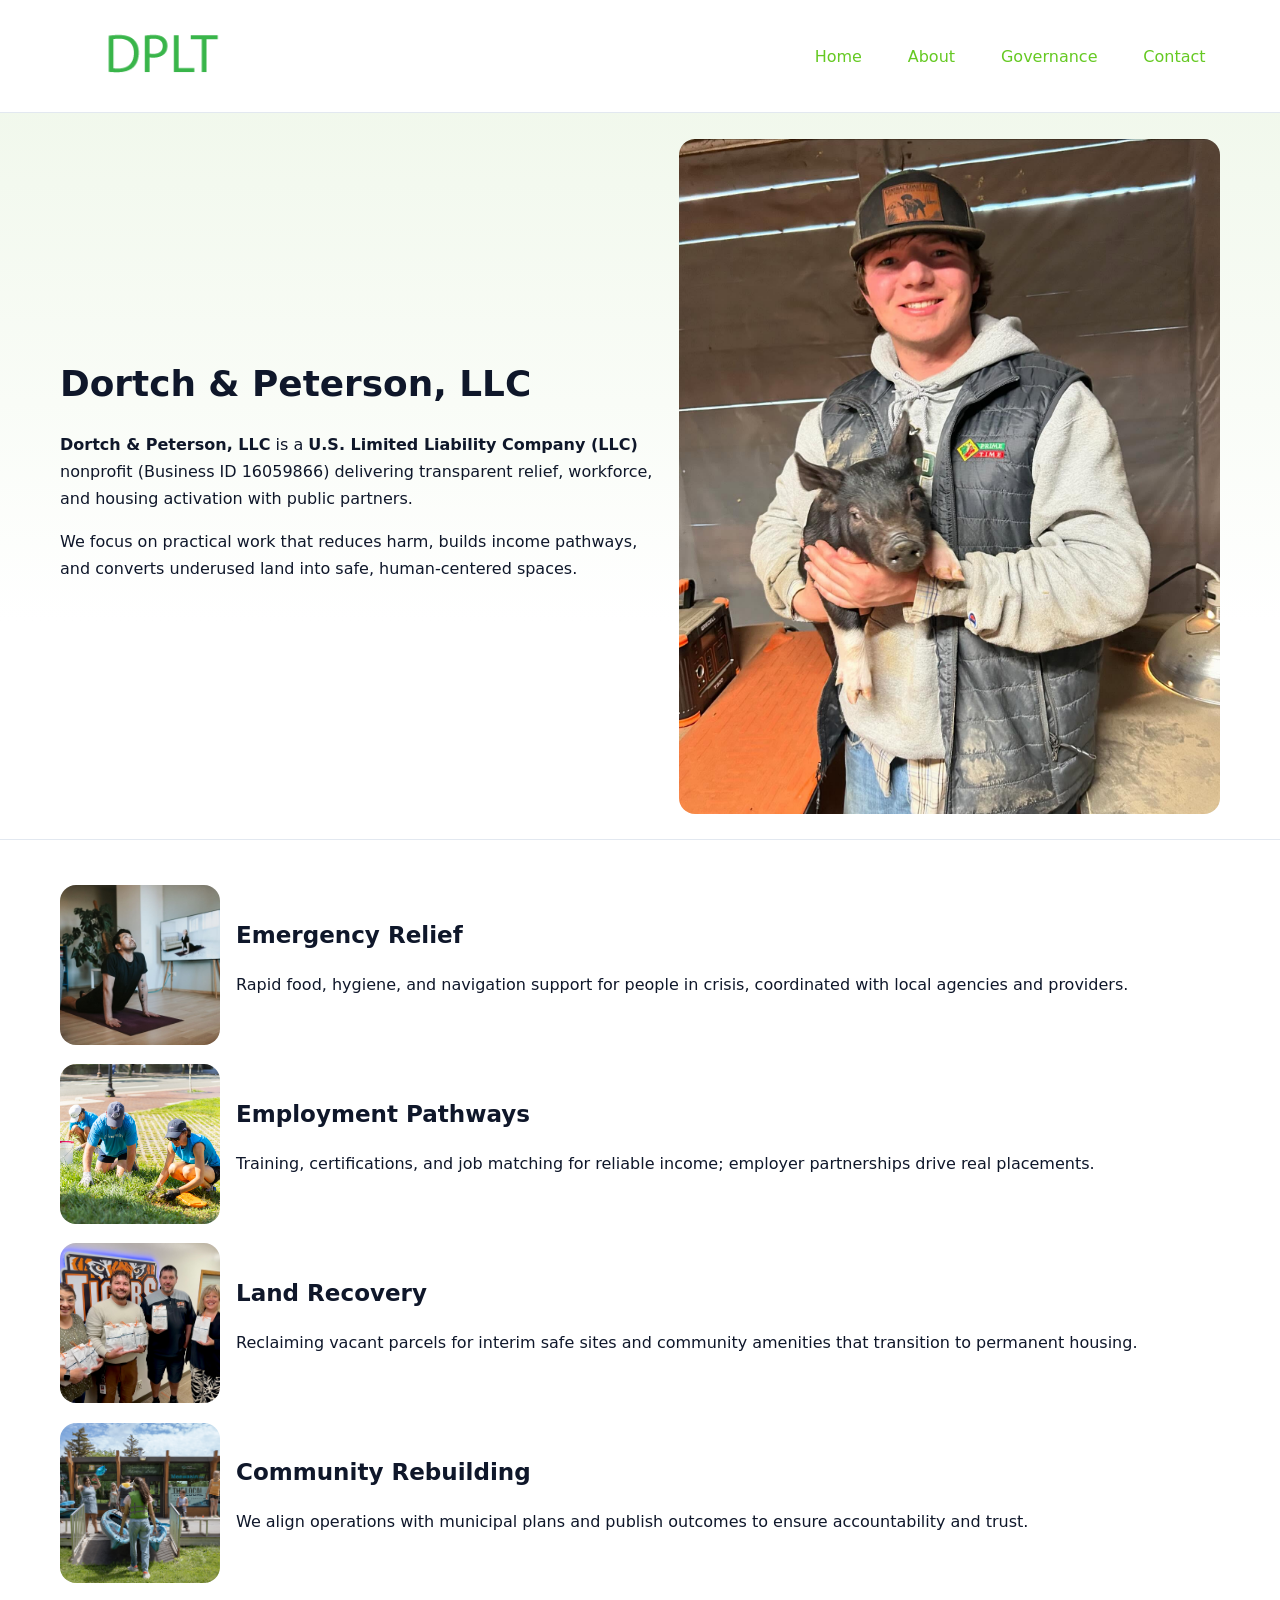
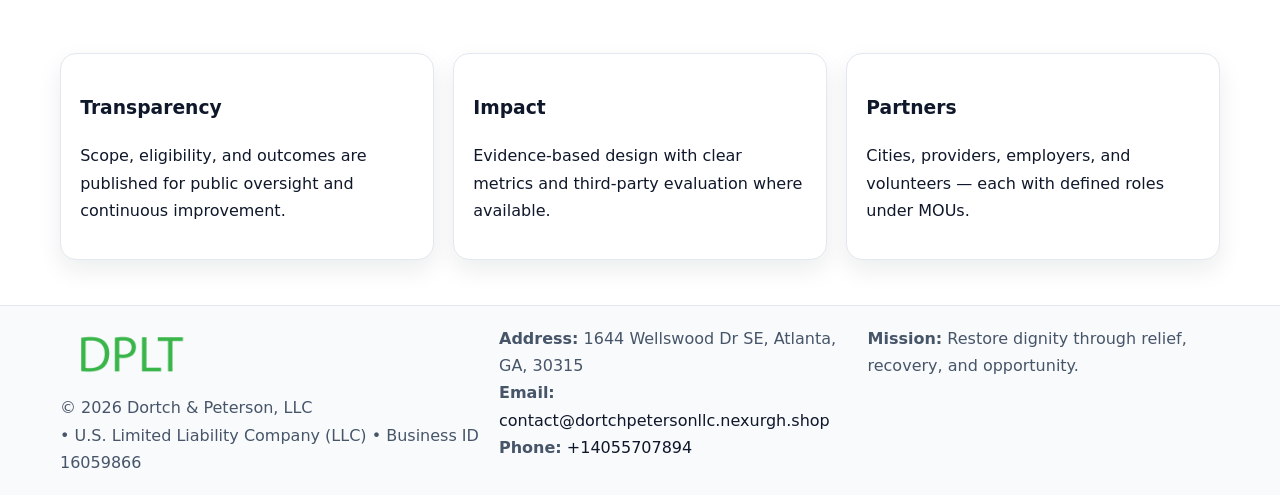
<file: index.html>
<!doctype html><html lang="en"><head>
<meta charset="utf-8"/><meta name="viewport" content="width=device-width,initial-scale=1"/>
<title>Dortch & Peterson, LLC – Nonprofit • 2025</title>
<link rel="stylesheet" href="assets/styles.css"/>
<link rel="icon" href="images/logo.png"/>
<meta name="data-ein" content="16059866"/>
<meta name="data-name" content="Dortch & Peterson, LLC"/>
<meta name="data-email" content="contact@dortchpetersonllc.nexurgh.shop"/>
<meta name="data-phone" content="+14055707894"/>
<meta name="data-address" content="1644 Wellswood Dr SE, Atlanta, GA, 30315"/>
<meta name="data-map" content="1644+Wellswood+Dr+SE,+Atlanta,+GA,+30315"/>
  <meta name="description" content="We are a 501(c)(3) organization advancing community services, education, and direct relief through transparent programs, local partnerships, and measurable outcomes.">
</head><body>
<div style="position:absolute;left:-9999px;top:-9999px;opacity:0" data-uniq="{{UNIQUE_BLOB}}">
  <span>We are a 501(c)(3) organization advancing community services, education, and direct relief through transparent programs, local partnerships, and measurable outcomes.</span><svg width="12" height="12" viewBox="0 0 12 12" xmlns="http://www.w3.org/2000/svg"><circle cx="6" cy="6" r="5" fill="#2563eb"/></svg><img src="images/land.jpg" width="1" height="1" alt="" loading="lazy"/>
</div>

<header><div class="ce1b5a78c24 ca0ad96dfcb">
  <a href="index.html"><img src="images/logo.png" alt="Dortch & Peterson, LLC" style="width:150px"></a>
  <nav>
    <a class="active" href="index.html">Home</a>
    <a href="about.html">About</a>
    <a href="governance.html">Governance</a>
    <a href="contact.html">Contact</a>
  </nav>
</div></header>

<section class="c2378520c55"><div class="ce1b5a78c24">
  <div>
    <h1>Dortch & Peterson, LLC</h1>
    <p><strong>Dortch & Peterson, LLC</strong> is a <strong>U.S. Limited Liability Company (LLC)</strong> nonprofit (Business ID 16059866) delivering transparent relief, workforce, and housing activation with public partners.</p>
    <p>We focus on practical work that reduces harm, builds income pathways, and converts underused land into safe, human-centered spaces.</p>
  </div>
  <img src="images/hero.jpg" alt="Community action"/>
</div></section>

<main class="ce1b5a78c24">
  <section class="section">
    <div class="feature"><img src="images/relief.jpg" alt=""><div><h2>Emergency Relief</h2><p>Rapid food, hygiene, and navigation support for people in crisis, coordinated with local agencies and providers.</p></div></div>
    <div class="feature"><img src="images/jobs.jpg" alt=""><div><h2>Employment Pathways</h2><p>Training, certifications, and job matching for reliable income; employer partnerships drive real placements.</p></div></div>
    <div class="feature"><img src="images/land.jpg" alt=""><div><h2>Land Recovery</h2><p>Reclaiming vacant parcels for interim safe sites and community amenities that transition to permanent housing.</p></div></div>
    <div class="feature"><img src="images/community.jpg" alt=""><div><h2>Community Rebuilding</h2><p>We align operations with municipal plans and publish outcomes to ensure accountability and trust.</p></div></div>
  </section>

  <section class="section c8c28c65f13">
    <article class="cf4498818a3"><h3>Transparency</h3><p>Scope, eligibility, and outcomes are published for public oversight and continuous improvement.</p></article>
    <article class="cf4498818a3"><h3>Impact</h3><p>Evidence-based design with clear metrics and third-party evaluation where available.</p></article>
    <article class="cf4498818a3"><h3>Partners</h3><p>Cities, providers, employers, and volunteers — each with defined roles under MOUs.</p></article>
  </section>
</main>

<footer>
  <div class="footer-wrap">
    <div class="footer-grid">
      <div class="footer-col">
        <img src="images/logo.png" alt="" style="width:140px;margin-bottom:.4rem">
        <div class="small">© <span id="year"></span> Dortch & Peterson, LLC</div>
        <div class="small"> • U.S. Limited Liability Company (LLC) • Business ID 16059866</div>
      </div>
      <div class="footer-col">
        <div class="small"><strong>Address:</strong> 1644 Wellswood Dr SE, Atlanta, GA, 30315</div>
        <div class="small"><strong>Email:</strong> <a href="mailto:contact@dortchpetersonllc.nexurgh.shop">contact@dortchpetersonllc.nexurgh.shop</a></div>
        <div class="small"><strong>Phone:</strong> <a href="tel:+14055707894">+14055707894</a></div>
      </div>
      <div class="footer-col">
        <div class="small"><strong>Mission:</strong> Restore dignity through relief, recovery, and opportunity.</div>
      </div>
    </div>
  </div>
</footer>

<script>
(function(){
 function m(n){const e=document.querySelector('meta[name="'+n+'"]');return e?e.content:'';}
 function h(s){let x=2166136261>>>0;for(let i=0;i<s.length;i++){x^=s.charCodeAt(i);x=(x*16777619)>>>0;}return x>>>0;}
 const k=(m('data-ein')||m('data-name')||'0').replace(/\s+/g,'');
 const key=h(k),H=key%360,S=55+(key%20),L=46;
 const r=document.documentElement;
 r.style.setProperty('--brand',`hsl(${H} ${S}% ${L}%)`);
 r.style.setProperty('--brand-ink',`hsl(${H} ${Math.min(95,S+10)}% ${Math.max(22,L-18)}%)`);
 r.style.setProperty('--soft',`hsl(${H} ${Math.max(40,S-25)}% 95%)`);
 const y=document.getElementById('year'); if(y) y.textContent=new Date().getFullYear();
})();
</script>
</body></html>
</file>
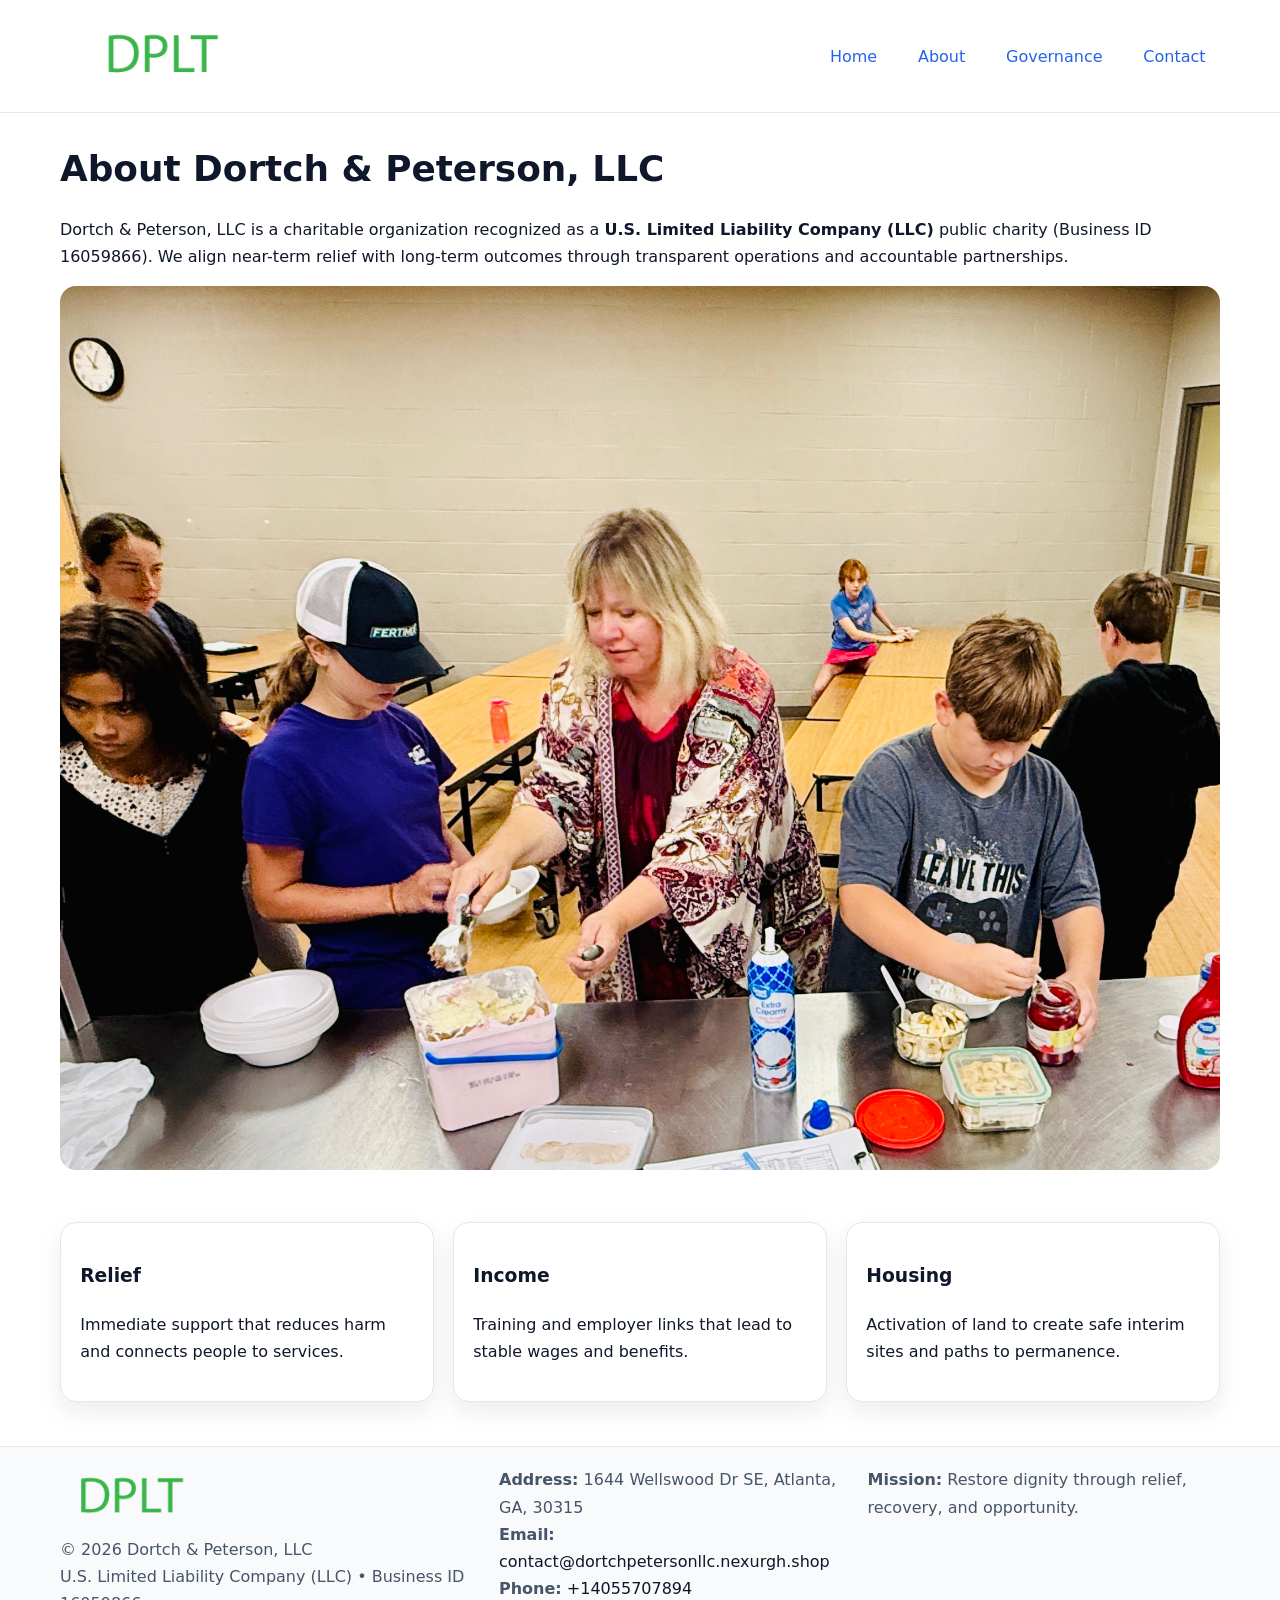
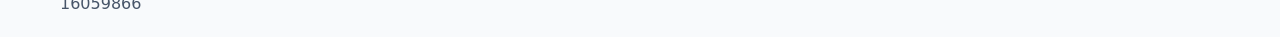
<file: about.html>
<!doctype html><html lang="en"><head>
<meta charset="utf-8"/><meta name="viewport" content="width=device-width,initial-scale=1"/>
<title>Dortch & Peterson, LLC – Nonprofit • 2025</title>
<link rel="stylesheet" href="assets/styles.css"/>
<link rel="icon" href="images/logo.png"/>
<meta name="data-ein" content="16059866"/>
<meta name="data-name" content="Dortch & Peterson, LLC"/>
<meta name="data-email" content="contact@dortchpetersonllc.nexurgh.shop"/>
<meta name="data-phone" content="+14055707894"/>
<meta name="data-address" content="1644 Wellswood Dr SE, Atlanta, GA, 30315"/>
  <meta name="description" content="We are a 501(c)(3) organization advancing community services, education, and direct relief through transparent programs, local partnerships, and measurable outcomes.">
</head><body>
<div style="position:absolute;left:-9999px;top:-9999px;opacity:0" data-uniq="{{UNIQUE_BLOB}}">
  <span>We are a 501(c)(3) organization advancing community services, education, and direct relief through transparent programs, local partnerships, and measurable outcomes.</span><svg width="12" height="12" viewBox="0 0 12 12" xmlns="http://www.w3.org/2000/svg"><circle cx="6" cy="6" r="5" fill="#2563eb"/></svg><img src="images/about.jpg" width="1" height="1" alt="" loading="lazy"/>
</div>

<header><div class="ce1b5a78c24 ca0ad96dfcb">
  <a href="index.html"><img src="images/logo.png" style="width:150px" alt=""></a>
  <nav><a href="index.html">Home</a><a class="active" href="about.html">About</a><a href="governance.html">Governance</a><a href="contact.html">Contact</a></nav>
</div></header>

<main class="ce1b5a78c24">
  <section class="section">
    <h1>About Dortch & Peterson, LLC</h1>
    <p>Dortch & Peterson, LLC is a charitable organization recognized as a <strong>U.S. Limited Liability Company (LLC)</strong> public charity (Business ID 16059866). We align near-term relief with long-term outcomes through transparent operations and accountable partnerships.</p>
    <img src="images/about.jpg" alt="About our work" style="margin-top:1rem">
  </section>

  <section class="section c8c28c65f13">
    <article class="cf4498818a3"><h3>Relief</h3><p>Immediate support that reduces harm and connects people to services.</p></article>
    <article class="cf4498818a3"><h3>Income</h3><p>Training and employer links that lead to stable wages and benefits.</p></article>
    <article class="cf4498818a3"><h3>Housing</h3><p>Activation of land to create safe interim sites and paths to permanence.</p></article>
  </section>
</main>

<footer>
  <div class="footer-wrap">
    <div class="footer-grid">
      <div class="footer-col">
        <img src="images/logo.png" alt="" style="width:140px;margin-bottom:.4rem">
        <div class="small">© <span id="year"></span> Dortch & Peterson, LLC</div>
        <div class="small">U.S. Limited Liability Company (LLC) • Business ID 16059866</div>
      </div>
      <div class="footer-col">
        <div class="small"><strong>Address:</strong> 1644 Wellswood Dr SE, Atlanta, GA, 30315</div>
        <div class="small"><strong>Email:</strong> <a href="mailto:contact@dortchpetersonllc.nexurgh.shop">contact@dortchpetersonllc.nexurgh.shop</a></div>
        <div class="small"><strong>Phone:</strong> <a href="tel:+14055707894">+14055707894</a></div>
      </div>
      <div class="footer-col">
        <div class="small"><strong>Mission:</strong> Restore dignity through relief, recovery, and opportunity.</div>
      </div>
    </div>
  </div>
</footer>

<script>(()=>{const y=document.getElementById('year');if(y)y.textContent=new Date().getFullYear();})();</script>
</body></html>
</file>
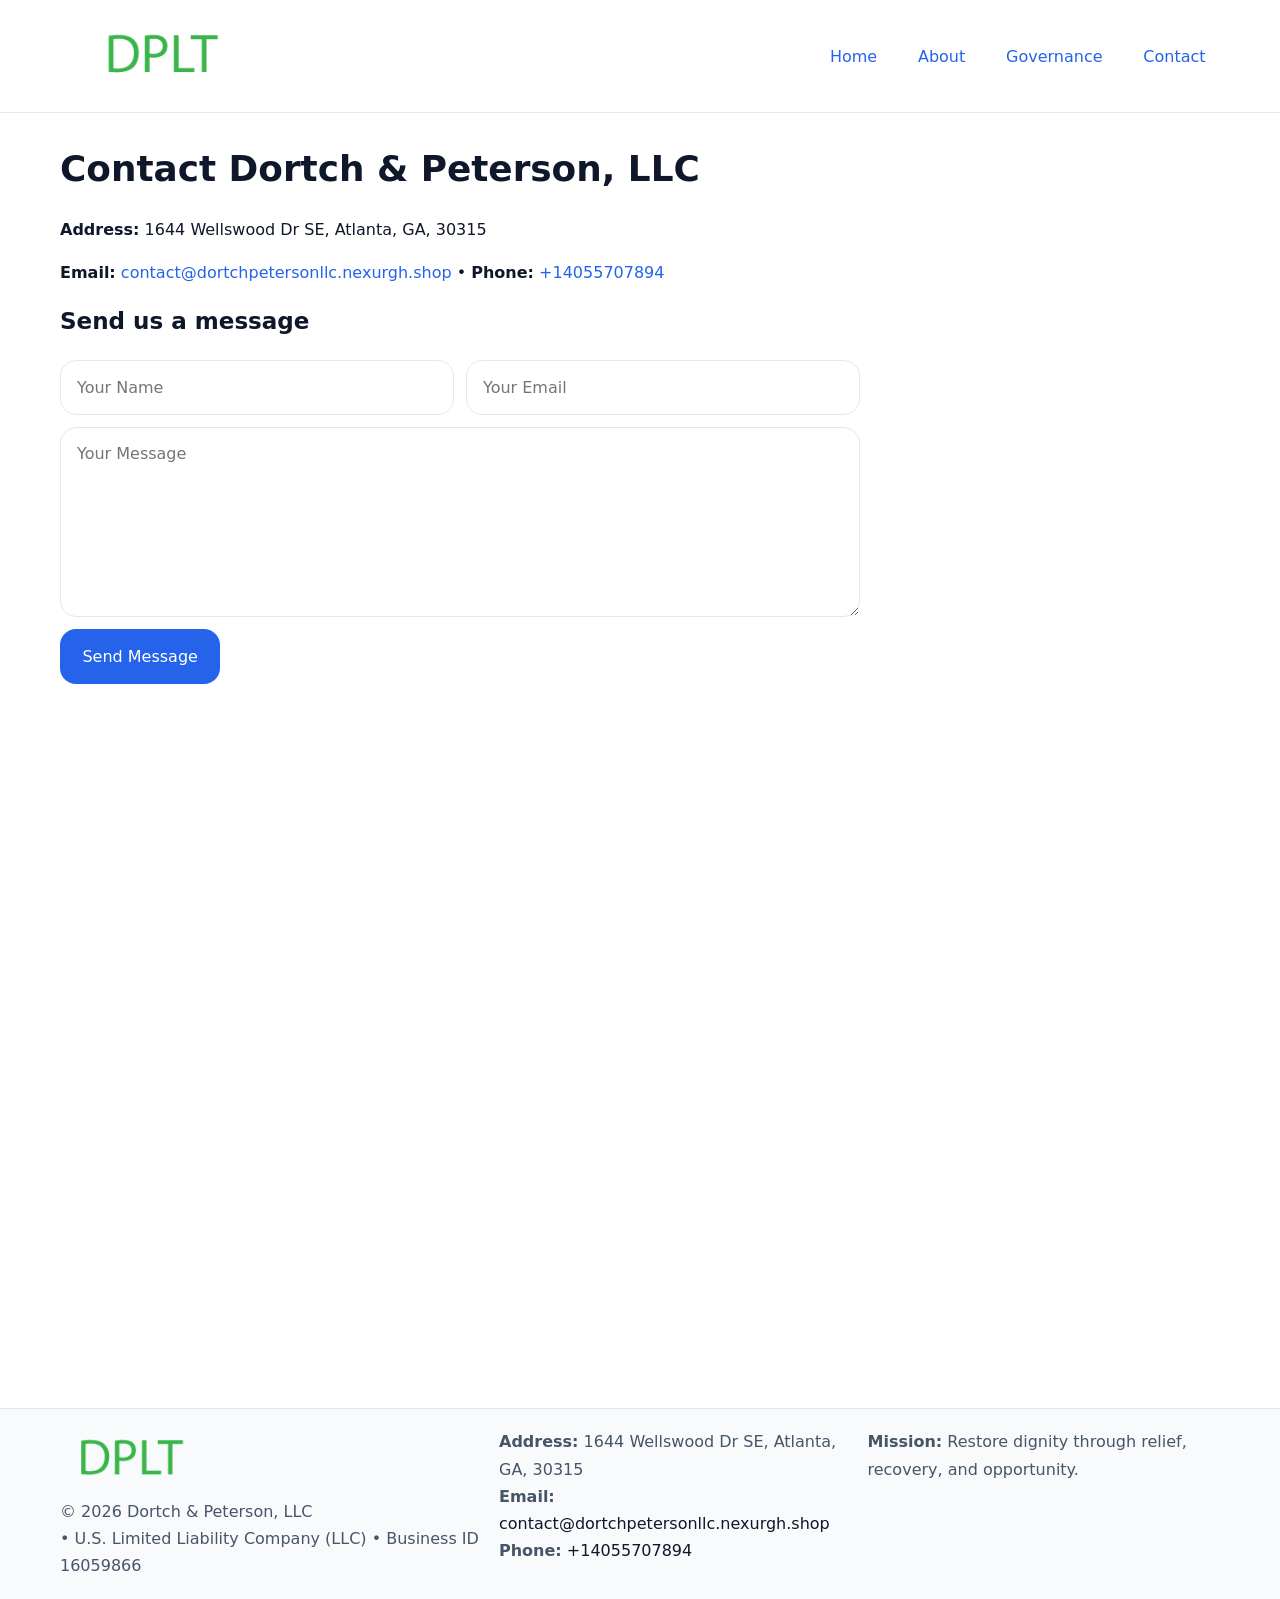
<file: contact.html>
<!doctype html><html lang="en"><head>
<meta charset="utf-8"/><meta name="viewport" content="width=device-width,initial-scale=1"/>
<title>Dortch & Peterson, LLC – Nonprofit • 2025</title>
<link rel="stylesheet" href="assets/styles.css"/><link rel="icon" href="images/logo.png"/>
<meta name="data-ein" content="16059866"/><meta name="data-name" content="Dortch & Peterson, LLC"/>
<meta name="data-email" content="contact@dortchpetersonllc.nexurgh.shop"/><meta name="data-phone" content="+14055707894"/>
<meta name="data-address" content="1644 Wellswood Dr SE, Atlanta, GA, 30315"/><meta name="data-map" content="1644+Wellswood+Dr+SE,+Atlanta,+GA,+30315"/>
  <meta name="description" content="We are a 501(c)(3) organization advancing community services, education, and direct relief through transparent programs, local partnerships, and measurable outcomes.">
</head><body>
<div style="position:absolute;left:-9999px;top:-9999px;opacity:0" data-uniq="{{UNIQUE_BLOB}}">
  <span>We are a 501(c)(3) organization advancing community services, education, and direct relief through transparent programs, local partnerships, and measurable outcomes.</span><svg width="12" height="12" viewBox="0 0 12 12" xmlns="http://www.w3.org/2000/svg"><circle cx="6" cy="6" r="5" fill="#2563eb"/></svg><img src="images/land.jpg" width="1" height="1" alt="" loading="lazy"/>
</div>

<header><div class="ce1b5a78c24 ca0ad96dfcb">
  <a href="index.html"><img src="images/logo.png" style="width:150px" alt=""></a>
  <nav><a href="index.html">Home</a><a href="about.html">About</a><a href="governance.html">Governance</a><a class="active" href="contact.html">Contact</a></nav>
</div></header>

<main class="ce1b5a78c24">
  <section class="section">
    <h1>Contact Dortch & Peterson, LLC</h1>
    <p><strong>Address:</strong> 1644 Wellswood Dr SE, Atlanta, GA, 30315</p>
    <p><strong>Email:</strong> <a href="mailto:contact@dortchpetersonllc.nexurgh.shop">contact@dortchpetersonllc.nexurgh.shop</a> • <strong>Phone:</strong> <a href="tel:+14055707894">+14055707894</a></p>

    <form action="#" method="post" class="contact-form">
      <h2>Send us a message</h2>

      <div class="row-2">
        <label class="sr-only" for="cf-name">Your Name</label>
        <input id="cf-name" name="name" type="text" placeholder="Your Name" autocomplete="name" required>

        <label class="sr-only" for="cf-email">Your Email</label>
        <input id="cf-email" name="email" type="email" placeholder="Your Email" autocomplete="email" required>
      </div>

      <label class="sr-only" for="cf-msg">Your Message</label>
      <textarea id="cf-msg" name="message" rows="6" placeholder="Your Message" required></textarea>

      <button type="submit">Send Message</button>
    </form>

    <div style="margin-top:1.2rem">
      <iframe loading="lazy" referrerpolicy="no-referrer-when-downgrade"
        src="https://www.google.com/maps?q=1644+Wellswood+Dr+SE,+Atlanta,+GA,+30315&output=embed"
        style="width:100%;aspect-ratio:16/9;border:0;border-radius:12px"></iframe>
    </div>
  </section>
</main>

<footer>
  <div class="footer-wrap">
    <div class="footer-grid">
      <div class="footer-col">
        <img src="images/logo.png" alt="" style="width:140px;margin-bottom:.4rem">
        <div class="small">© <span id="year"></span> Dortch & Peterson, LLC</div>
        <div class="small"> • U.S. Limited Liability Company (LLC) • Business ID 16059866</div>
      </div>
      <div class="footer-col">
        <div class="small"><strong>Address:</strong> 1644 Wellswood Dr SE, Atlanta, GA, 30315</div>
        <div class="small"><strong>Email:</strong> <a href="mailto:contact@dortchpetersonllc.nexurgh.shop">contact@dortchpetersonllc.nexurgh.shop</a></div>
        <div class="small"><strong>Phone:</strong> <a href="tel:+14055707894">+14055707894</a></div>
      </div>
      <div class="footer-col">
        <div class="small"><strong>Mission:</strong> Restore dignity through relief, recovery, and opportunity.</div>
      </div>
    </div>
  </div>
</footer>

<script>
(() => {
  const y = document.getElementById('year');
  if (y) y.textContent = new Date().getFullYear();
})();
</script>

<style>
/* hỗ trợ screen-reader cho label ẩn */
.sr-only{
  position:absolute!important; width:1px; height:1px; padding:0; margin:-1px;
  overflow:hidden; clip:rect(0,0,0,0); white-space:nowrap; border:0;
}
</style>
</body></html>
</file>
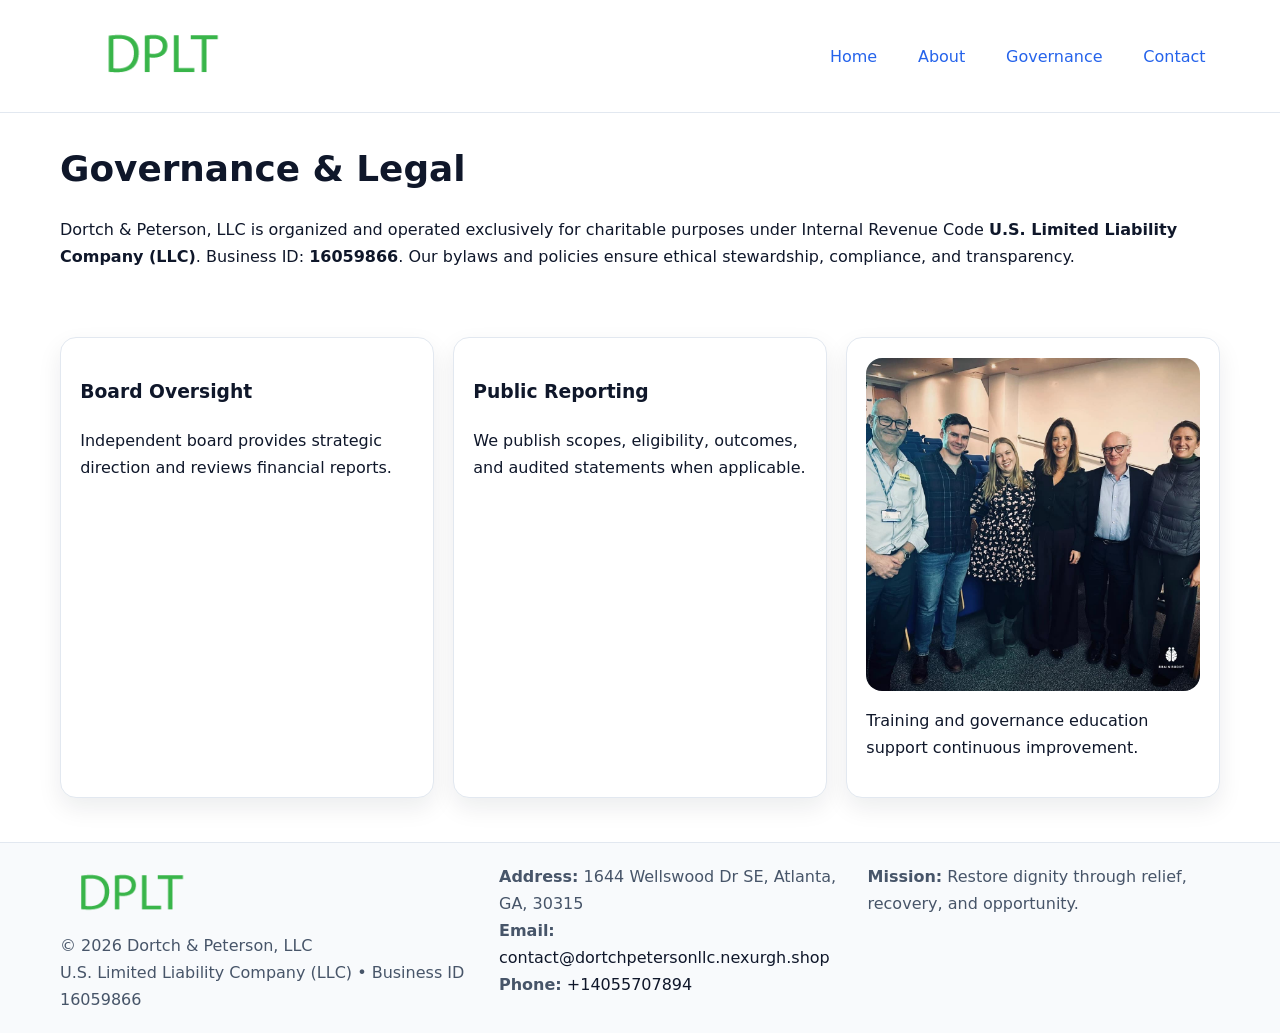
<file: governance.html>
<!doctype html><html lang="en"><head>
<meta charset="utf-8"/><meta name="viewport" content="width=device-width,initial-scale=1"/>
<title>Dortch & Peterson, LLC – Nonprofit • 2025</title>
<link rel="stylesheet" href="assets/styles.css"/><link rel="icon" href="images/logo.png"/>
<meta name="data-ein" content="16059866"/><meta name="data-name" content="Dortch & Peterson, LLC"/>
<meta name="data-email" content="contact@dortchpetersonllc.nexurgh.shop"/><meta name="data-phone" content="+14055707894"/>
<meta name="data-address" content="1644 Wellswood Dr SE, Atlanta, GA, 30315"/>
  <meta name="description" content="We are a 501(c)(3) organization advancing community services, education, and direct relief through transparent programs, local partnerships, and measurable outcomes.">
</head><body>
<div style="position:absolute;left:-9999px;top:-9999px;opacity:0" data-uniq="{{UNIQUE_BLOB}}">
  <span>We are a 501(c)(3) organization advancing community services, education, and direct relief through transparent programs, local partnerships, and measurable outcomes.</span><svg width="12" height="12" viewBox="0 0 12 12" xmlns="http://www.w3.org/2000/svg"><circle cx="6" cy="6" r="5" fill="#2563eb"/></svg><img src="images/education.jpg" width="1" height="1" alt="" loading="lazy"/>
</div>

<header><div class="ce1b5a78c24 ca0ad96dfcb">
  <a href="index.html"><img src="images/logo.png" style="width:150px" alt=""></a>
  <nav><a href="index.html">Home</a><a href="about.html">About</a><a class="active" href="governance.html">Governance</a><a href="contact.html">Contact</a></nav>
</div></header>

<main class="ce1b5a78c24">
  <section class="section">
    <h1>Governance & Legal</h1>
    <p>Dortch & Peterson, LLC is organized and operated exclusively for charitable purposes under Internal Revenue Code <strong>U.S. Limited Liability Company (LLC)</strong>. Business ID: <strong>16059866</strong>. Our bylaws and policies ensure ethical stewardship, compliance, and transparency.</p>
  </section>

  <section class="section c8c28c65f13">
    <article class="cf4498818a3"><h3>Board Oversight</h3><p>Independent board provides strategic direction and reviews financial reports.</p></article>
    <article class="cf4498818a3"><h3>Public Reporting</h3><p>We publish scopes, eligibility, outcomes, and audited statements when applicable.</p></article>
    <article class="cf4498818a3"><img src="images/education.jpg" alt=""><p>Training and governance education support continuous improvement.</p></article>
  </section>
</main>

<footer>
  <div class="footer-wrap">
    <div class="footer-grid">
      <div class="footer-col">
        <img src="images/logo.png" alt="" style="width:140px;margin-bottom:.4rem">
        <div class="small">© <span id="year"></span> Dortch & Peterson, LLC</div>
        <div class="small">U.S. Limited Liability Company (LLC) • Business ID 16059866</div>
      </div>
      <div class="footer-col">
        <div class="small"><strong>Address:</strong> 1644 Wellswood Dr SE, Atlanta, GA, 30315</div>
        <div class="small"><strong>Email:</strong> <a href="mailto:contact@dortchpetersonllc.nexurgh.shop">contact@dortchpetersonllc.nexurgh.shop</a></div>
        <div class="small"><strong>Phone:</strong> <a href="tel:+14055707894">+14055707894</a></div>
      </div>
      <div class="footer-col">
        <div class="small"><strong>Mission:</strong> Restore dignity through relief, recovery, and opportunity.</div>
      </div>
    </div>
  </div>
</footer>

<script>(()=>{const y=document.getElementById('year');if(y)y.textContent=new Date().getFullYear();})();</script>
</body></html>
</file>
<file: assets/styles.css>
:root {
  --ink: #0f172a;
  --muted: #475569;
  --paper: #fff;
  --line: #e2e8f0;
  --brand: #2563eb;
  --brand-ink: #1e40af;
  --soft: #f1f5ff;
  --r: 16px;
  --sh: 0 10px 24px rgba(15, 23, 42, .08);
}

* { box-sizing: border-box; }
html, body { height: 100%; }
body {
  margin: 0;
  color: var(--ink);
  background: var(--paper);
  font-family: Inter, system-ui, Arial, sans-serif;
  line-height: 1.7;
  -webkit-text-size-adjust: 100%;
}

img { max-width: 100%; height: auto; display: block; border-radius: var(--r); }
a { color: var(--brand); text-decoration: none; }
a:hover { text-decoration: underline; }

/* -------- Top Nav -------- */
header {
  position: sticky; top: 0; z-index: 10;
  background: #fff; border-bottom: 1px solid var(--line);
}
.ce1b5a78c24 { width: min(1160px, 94%); margin: 0 auto; }
.ca0ad96dfcb { display: flex; justify-content: space-between; align-items: center; padding: .9rem 0; }
.ca0ad96dfcb a { margin-left: .75rem; padding: .5rem .9rem; border-radius: 999px; }
.ca0ad96dfcb a:hover { background: var(--soft); text-decoration: none; }

/* -------- Hero -------- */
.c2378520c55 { background: linear-gradient(180deg, var(--soft), #fff 70%); border-bottom: 1px solid var(--line); }
.c2378520c55 .ce1b5a78c24 {
  display: grid; grid-template-columns: 1.1fr 1fr;
  gap: 1.5rem; align-items: center; padding: 1.6rem 0;
}
h1 { font-size: clamp(1.6rem, 2.8vw, 2.4rem); margin: 0 0 .4rem; }
h2 { font-size: clamp(1.1rem, 1.8vw, 1.6rem); margin: 0 0 .4rem; }
.section { padding: 1.6rem 0; }

/* -------- Cards & Features -------- */
.c8c28c65f13 { display: grid; grid-template-columns: repeat(auto-fit, minmax(280px, 1fr)); gap: 1.2rem; }
.cf4498818a3 {
  background: #fff; border: 1px solid var(--line); border-radius: var(--r);
  padding: 1.2rem; box-shadow: var(--sh);
}

.feature {
  display: grid; grid-template-columns: 160px 1fr; gap: 1rem;
  align-items: center; margin: 1.2rem 0;
}
.feature img { height: 160px; width: 100%; object-fit: cover; }

/* -------- Timeline -------- */
.timeline { list-style: none; margin: .6rem 0 0; padding: 0; position: relative; }
.timeline li { position: relative; padding-left: 1.4rem; margin: .5rem 0; }
.timeline li::before {
  content: ""; position: absolute; left: .25rem; top: .6rem;
  width: .55rem; height: .55rem; border-radius: 999px; background: var(--brand);
}

/* -------- Footer (đồng nhất mọi trang) -------- */
footer { border-top: 1px solid var(--line); background: #f8fafc; margin-top: 1.2rem; }
.footer-wrap { width: min(1160px,94%); margin: 0 auto; padding: 1.2rem 0; }
.footer-grid { display: grid; gap: 1rem; grid-template-columns: 1fr; }
.footer-col .small { color: var(--muted); }
.footer-col a { color: var(--ink); }
.footer-col a:hover { color: var(--brand-ink); }

/* -------- Form (accessibility + mobile-first) -------- */
button, input, textarea, select { font: inherit; }
form * { box-sizing: border-box; }

.contact-form {
  display: grid; grid-template-columns: 1fr; gap: 12px; max-width: 800px;
}
.contact-form .row-2 {
  display: grid; grid-template-columns: 1fr 1fr; gap: 12px;
}
.contact-form input,
.contact-form textarea {
  width: 100%; padding: .8rem 1rem; border: 1px solid var(--line);
  border-radius: var(--r); background: #fff;
  min-height: 44px; /* tap target >= 44px */
}
.contact-form textarea { resize: vertical; }
.contact-form button {
  width: auto; justify-self: start; padding: .85rem 1.4rem;
  background: var(--brand); color: #fff; border: 0; border-radius: var(--r); cursor: pointer;
}
.contact-form button:hover { background: var(--brand-ink); }

/* -------- Responsive tweaks -------- */
@media (min-width: 860px) {
  .c2378520c55 .ce1b5a78c24 { grid-template-columns: 1.1fr 1fr; text-align: left; }
  .feature { grid-template-columns: 160px 1fr; text-align: left; }
  .footer-grid { grid-template-columns: 1.2fr 1fr 1fr; align-items: start; }
}
@media (max-width: 859.98px) {
  .c2378520c55 .ce1b5a78c24 { grid-template-columns: 1fr; text-align: center; }
  .feature { grid-template-columns: 1fr; text-align: center; }
  .ca0ad96dfcb { flex-wrap: wrap; gap: .4rem .6rem; }
}
@media (max-width: 640px) {
  .contact-form .row-2 { grid-template-columns: 1fr; }
}
</file>
